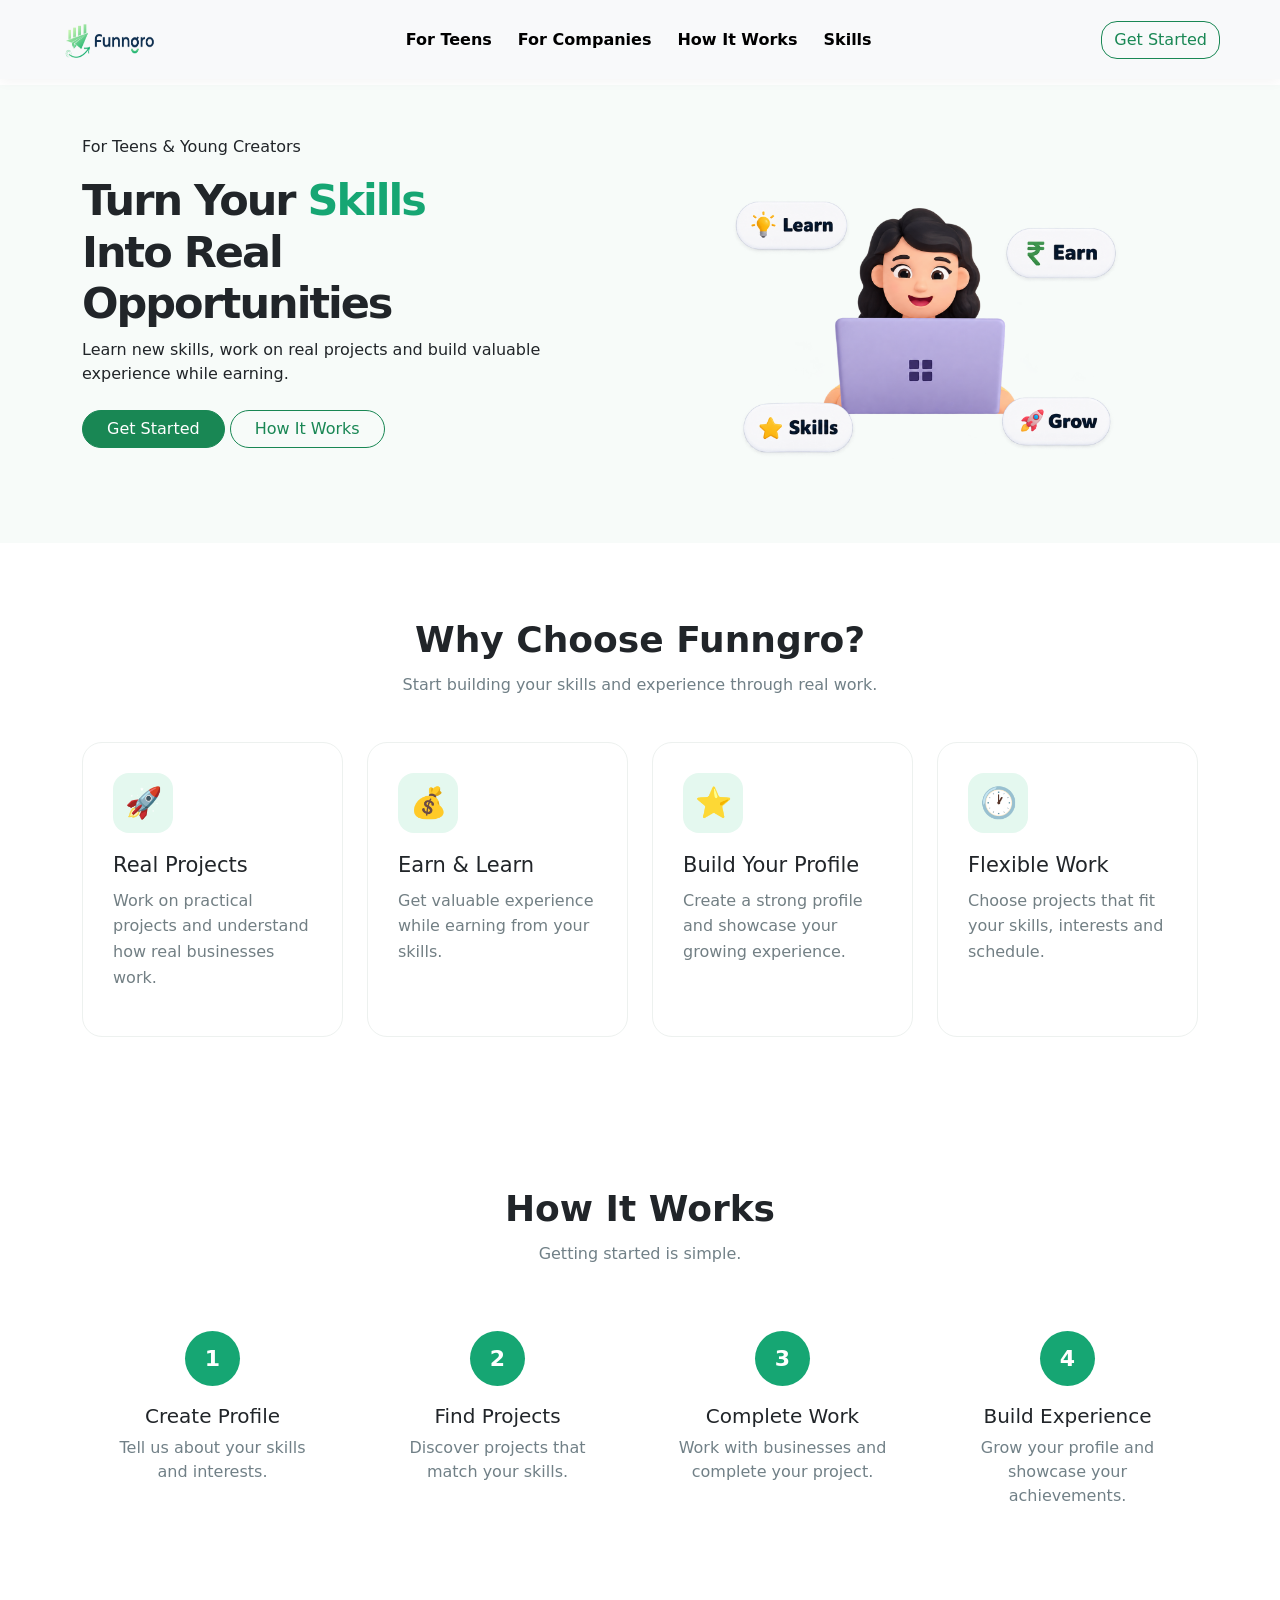
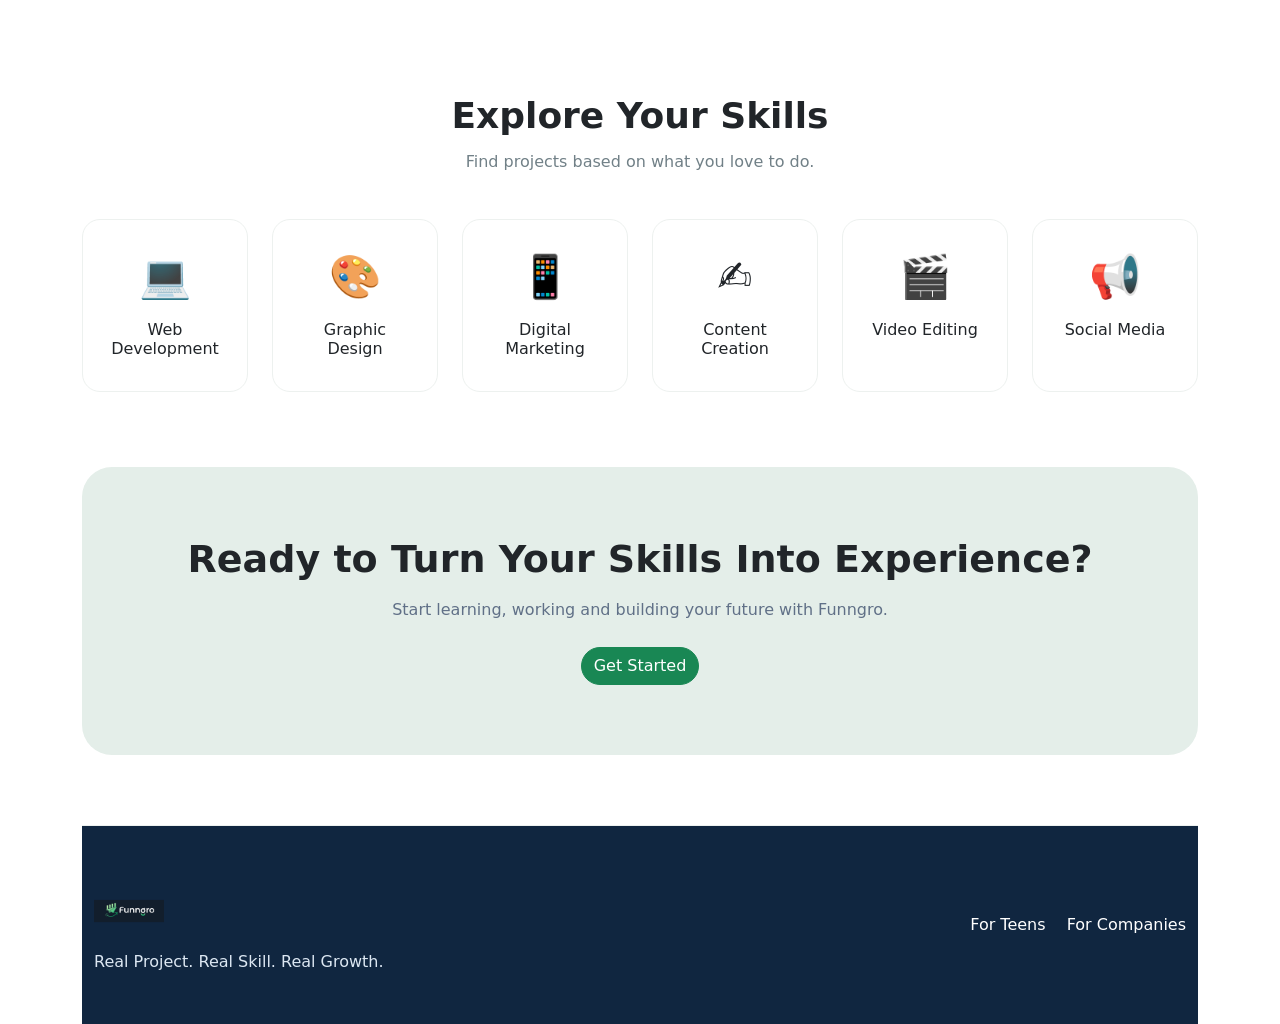
<file: index.html>
<!DOCTYPE html>
<html lang="en">
<head>
    <meta charset="UTF-8">
    <meta name="viewport" content="width=device-width, initial-scale=1.0">
    <meta name="description" content="Funngro helps teens learn new skills, work on real projects, earn through their skills, and build valuable experience.">
    <meta name="keywords" content="Funngro, teen jobs, young creators, learn skills, work on real projects, earn online, skill development, freelance projects, student opportunities">
    <title>Funngro for Teens | Learn, Work & Earn</title>
    <!-- css link  -->
    <link href="stylesheet.css" rel="stylesheet">
    <!-- bootstrap link  -->
    <link href="https://cdn.jsdelivr.net/npm/bootstrap@5.3.8/dist/css/bootstrap.min.css" rel="stylesheet" integrity="sha384-sRIl4kxILFvY47J16cr9ZwB07vP4J8+LH7qKQnuqkuIAvNWLzeN8tE5YBujZqJLB" crossorigin="anonymous">
</head>
<body>
    <!-- navbar  -->
     <nav class="navbar navbar-expand-lg bg-body-tertiary fixed-top">
  <div class="container-fluid">
         <a class="navbar-brand ms-5" >
      <img src="img/logo.png" alt="Logo" width="100" height="50" class="d-inline-block align-text-top">
    </a>
    <button class="navbar-toggler" type="button" data-bs-toggle="collapse" data-bs-target="#navbarTogglerDemo02" aria-controls="navbarTogglerDemo02" aria-expanded="false" aria-label="Toggle navigation">
      <span class="navbar-toggler-icon"></span>
    </button>
    <div class="collapse navbar-collapse" id="navbarTogglerDemo02">
      <ul class="navbar-nav  mx-auto me-auto mb-2 mb-lg-0 ">
        <li class="nav-item">
          <a class="nav-link active" aria-current="page" href="index.html">For Teens</a>
        </li>
        <li class="nav-item">
          <a class="nav-link" href="comany.html">For Companies</a>
        </li>
        <li class="nav-item">
          <a class="nav-link" href="#how-it-works">How It Works</a>
        </li>
         <li class="nav-item">
          <a class="nav-link" href="#skills">Skills</a>
        </li>
      </ul>
      <button class="btn btn-outline-success rounded-4 me-5">Get Started</button>
    </div>
  </div>
</nav>
<!-- hero sectio  -->
 <section class="hero">
    <div class="container">
        <div class="row  ">
          <div  class="col-lg-6 col-md-12">
            <p> For Teens & Young Creators</p>
              <h1>Turn Your <span> Skills</span> <br>Into Real <br>Opportunities</h1>
                 <p> Learn new skills, work on real projects and build valuable experience while earning.</p>
                 <a href="#get-started" class="btn btn-success rounded-pill px-4 mt-2">Get Started</a>
                <a href="#how-it-works" class="btn btn-outline-success rounded-pill px-4 mt-2">How It Works</a>
          </div> 
          <div class="col-lg-6 col-md-12">
            <img src="img/hero-img.png"  alt="Young teen creator working on digital projects" class="img-fluid mx-auto d-block">
          </div>
        </div>
    </div>
 </section>
 <!-- why choose -->
  <section class="section">
       <div class="container">
        <h2 class="section-title">Why Choose Funngro?</h2>
          <p class="section-subtitle">Start building your skills and experience through real work.</p>
          <div class="row g-4">
            <!-- Card 1 -->
            <div class="col-md-6 col-lg-3">
                <div class="feature-card">
                    <div class="feature-icon">
                        🚀
                    </div>
                    <h4>Real Projects</h4>
                    <p>  Work on practical projects and understand how real businesses work.</p>
                </div>
            </div>
            <!-- Card 2 -->
            <div class="col-md-6 col-lg-3">
                <div class="feature-card">
                    <div class="feature-icon">
                        💰
                    </div>
                    <h4>Earn & Learn</h4>
                    <p>Get valuable experience while earning from your skills.</p>
                </div>
            </div>
            <!-- Card 3 -->
            <div class="col-md-6 col-lg-3">
                <div class="feature-card">
                    <div class="feature-icon">
                        ⭐
                    </div>
                      <h4>Build Your Profile</h4>
                    <p>Create a strong profile and showcase your growing experience.</p>
                </div>
            </div>
            <!-- Card 4 -->
            <div class="col-md-6 col-lg-3">
                <div class="feature-card">
                    <div class="feature-icon">
                        🕐
                    </div>
                    <h4>Flexible Work</h4>
                    <p>Choose projects that fit your skills, interests and schedule.
                    </p>
                </div>
            </div>
        </div>
       </div>
  </section>
  <!-- how work -->
   <section class="section" id="how-it-works">
    <div class="container">
        <h2 class="section-title">
            How It Works
        </h2>
        <p class="section-subtitle">
            Getting started is simple.
        </p>
        <div class="row g-4">
            <!-- Step 1 -->
            <div class="col-md-3">
                <div class="step">
                    <div class="step-number">
                        1
                    </div>
                    <h4>
                        Create Profile
                    </h4>
                    <p>
                        Tell us about your skills
                        and interests.
                    </p>
                </div>
            </div>
            <!-- Step 2 -->
            <div class="col-md-3">
                <div class="step">
                    <div class="step-number">
                        2
                    </div>
                    <h4>
                        Find Projects
                    </h4>
                    <p>
                        Discover projects that
                        match your skills.
                    </p>
                </div>
            </div>
            <!-- Step 3 -->
            <div class="col-md-3">
                <div class="step">
                    <div class="step-number">
                        3
                    </div>
                    <h4>
                        Complete Work
                    </h4>
                    <p>
                        Work with businesses and
                        complete your project.
                    </p>
                </div>
            </div>
            <!-- Step 4 -->
            <div class="col-md-3">
                <div class="step">
                    <div class="step-number">
                        4
                    </div>
                    <h4>
                        Build Experience
                    </h4>
                    <p>
                        Grow your profile and
                        showcase your achievements.
                    </p>
                </div>
            </div>
        </div>
    </div>
</section>
<!-- skills -->
<section class="section bg-white" id="skills">
    <div class="container">
        <h2 class="section-title">
            Explore Your Skills
        </h2>
        <p class="section-subtitle">
            Find projects based on what you love to do.
        </p>
        <div class="row g-4">
            <div class="col-6 col-md-4 col-lg-2">
                <div class="skill-card">
                    <div class="icon">
                        💻
                    </div>
                    <h6>
                        Web Development
                    </h6>
                </div>
            </div>
            <div class="col-6 col-md-4 col-lg-2">
                <div class="skill-card">
                    <div class="icon">
                        🎨
                    </div>
                    <h6>
                        Graphic Design
                    </h6>
                </div>
            </div>
            <div class="col-6 col-md-4 col-lg-2">
                <div class="skill-card">
                    <div class="icon">
                        📱
                    </div>
                    <h6>
                        Digital Marketing
                    </h6>
                </div>
            </div>
            <div class="col-6 col-md-4 col-lg-2">
                <div class="skill-card">
                    <div class="icon">
                        ✍️
                    </div>
                    <h6>
                        Content Creation
                    </h6>
                </div>
            </div>
            <div class="col-6 col-md-4 col-lg-2">
                <div class="skill-card">
                    <div class="icon">
                        🎬
                    </div>
                    <h6>
                        Video Editing
                    </h6>
                </div>
            </div>
            <div class="col-6 col-md-4 col-lg-2">
                <div class="skill-card">
                    <div class="icon">
                        📢
                    </div>
                    <h6>
                        Social Media
                    </h6>
                </div>
            </div>
        </div>
    </div>
</section>
<!-- cta -->
<section class="container" id="get-started">
    <div class="cta">
        <h2>
            Ready to Turn Your Skills Into Experience?
        </h2>
        <p>
            Start learning, working and building your future with Funngro.
        </p>
        <a href="#" class="btn btn-success rounded-5">
            Get Started
        </a>
    </div>
<footer>
    <div class="container">
        <div class="row align-items-center">
            <div class="col-md-6">
                 <img src="img/footer logo.png"  alt="Funngro logo" class="img-fluid">
                <p class="mb-0 mt-1">
                     Real Project. Real Skill. Real Growth.
                </p>
            </div>
            <div class="col-md-6 text-md-end mt-3 mt-md-0">
                <a href="index.html"
                   class="text-decoration-none text-white me-3">
                    For Teens
                </a>
                <a href="comany.html"
                   class="text-decoration-none text-white ">
                    For Companies
                </a>
            </div>
        </div>
    </div>
</footer>
</section>
<!-- js link  -->
<script src="https://cdn.jsdelivr.net/npm/bootstrap@5.3.8/dist/js/bootstrap.bundle.min.js" integrity="sha384-FKyoEForCGlyvwx9Hj09JcYn3nv7wiPVlz7YYwJrWVcXK/BmnVDxM+D2scQbITxI" crossorigin="anonymous"></script>
</body>
</html>
</file>
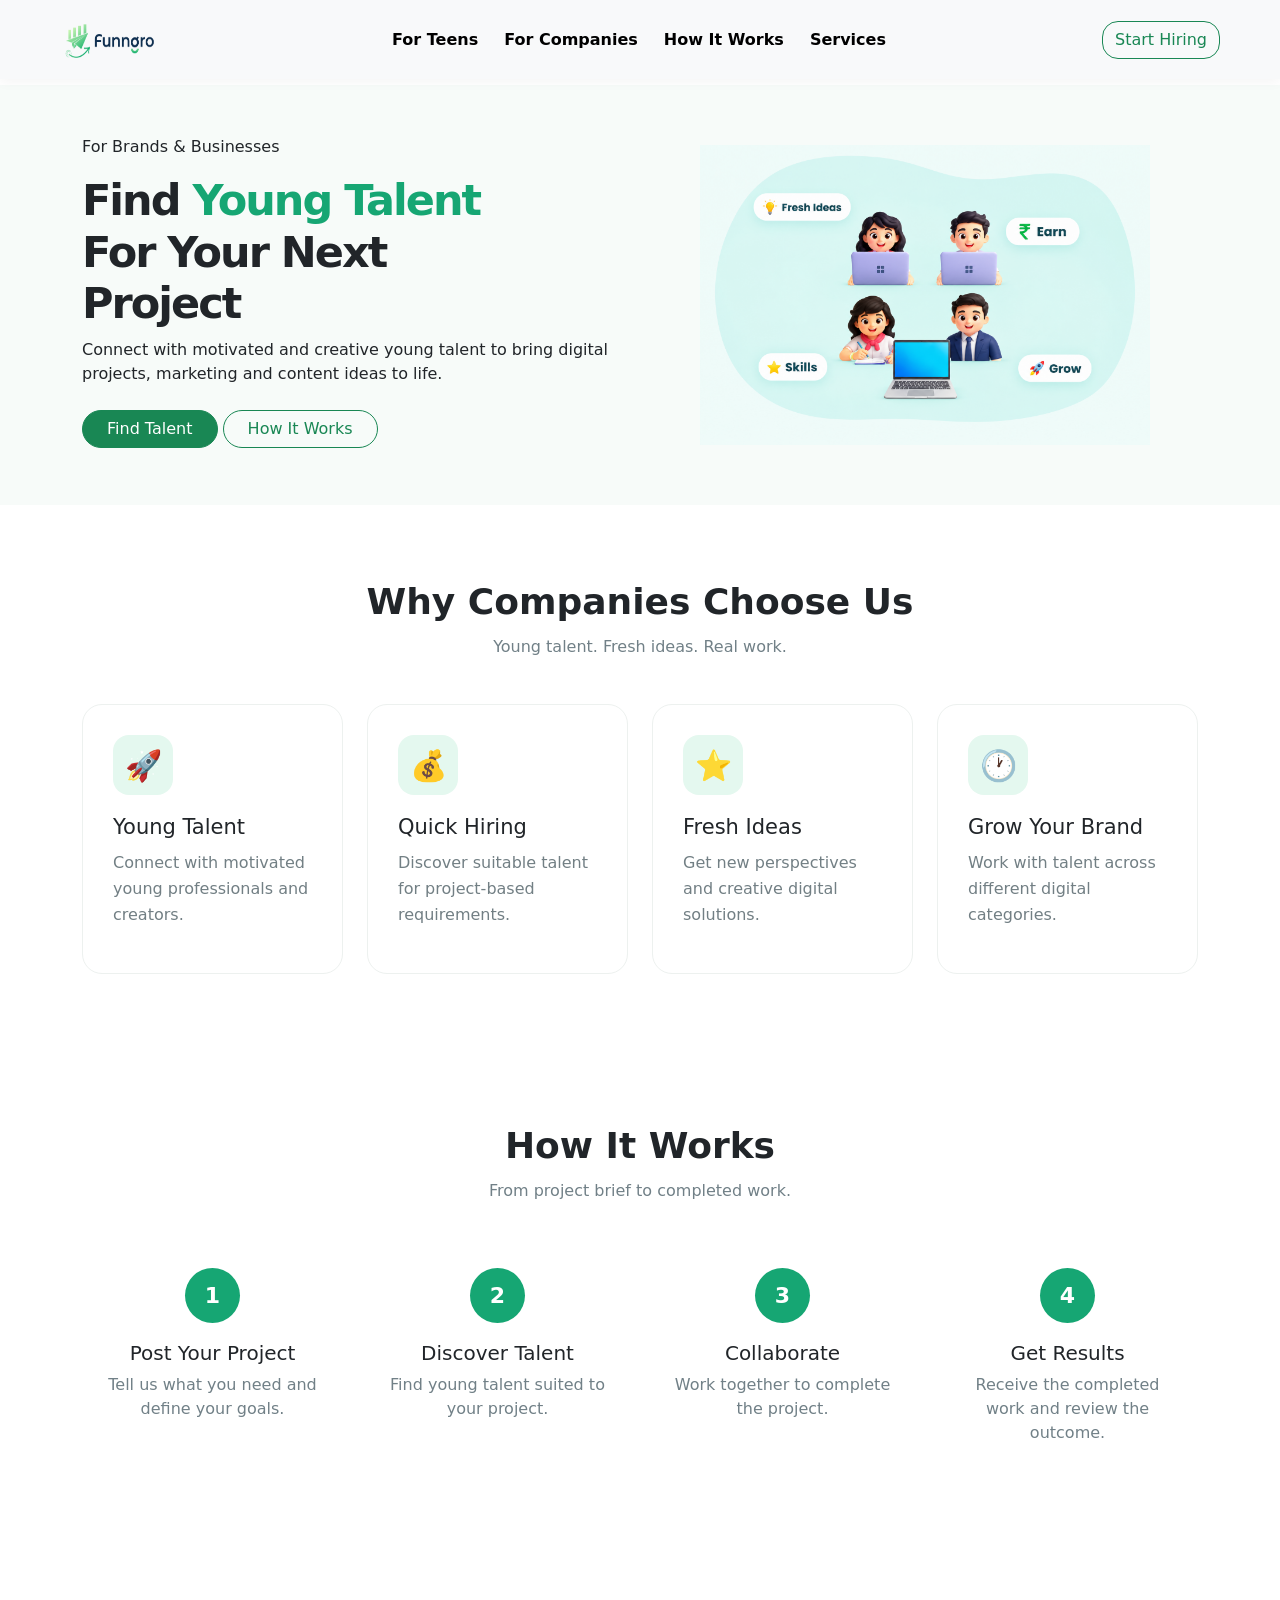
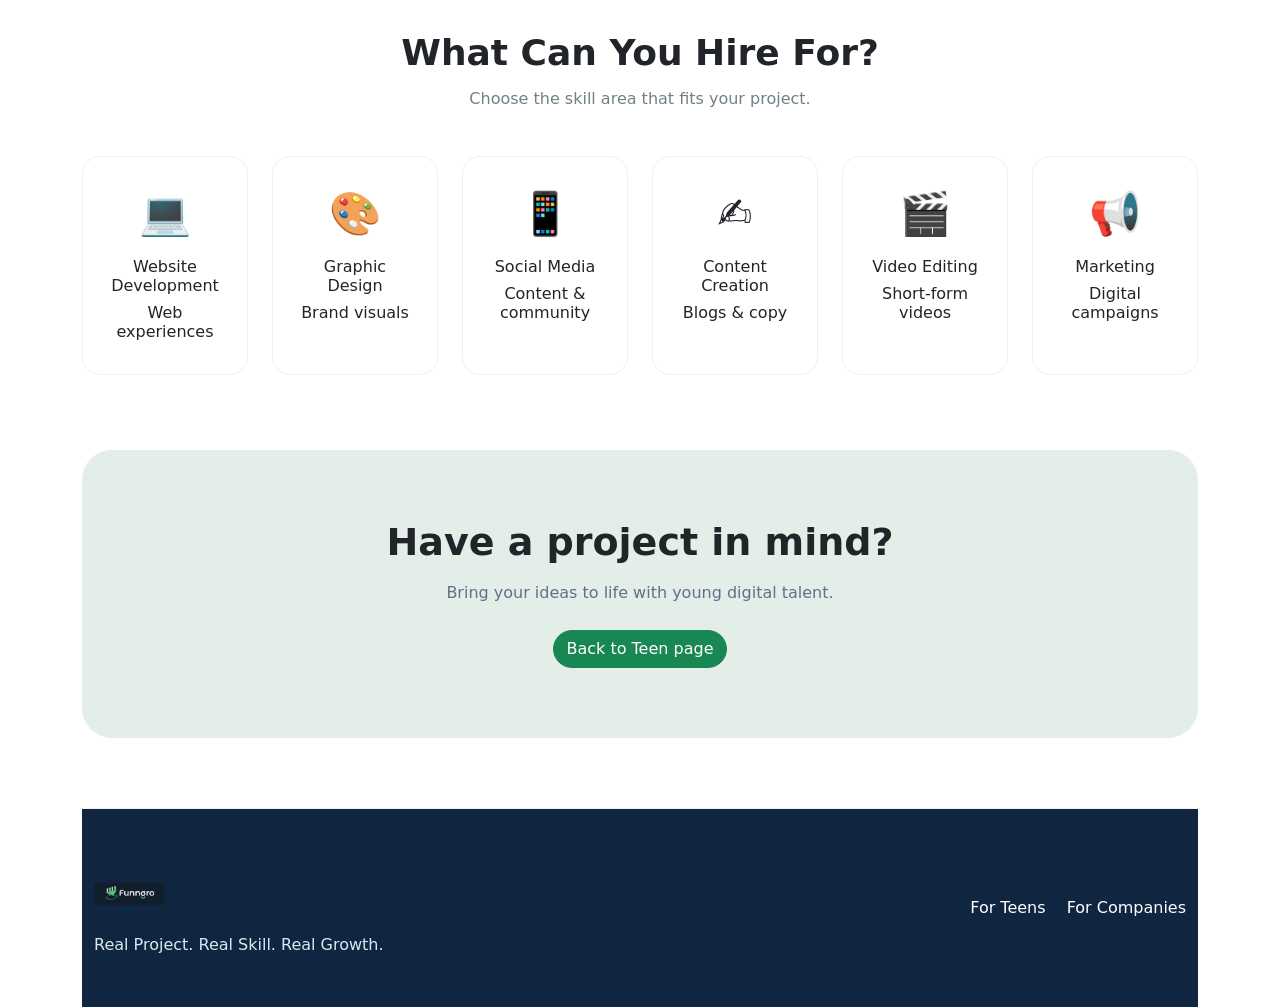
<file: comany.html>
<!DOCTYPE html>
<html lang="en">
<head>
    <meta charset="UTF-8">
    <meta name="viewport" content="width=device-width, initial-scale=1.0">
    <meta name="description" content="Funngro helps companies connect with motivated young talent for digital projects, marketing, content creation, and more.">
    <meta name="keywords" content="Funngro, hire young talent, young talent, digital projects, graphic design, web development, content creation, video editing, social media marketing">
    <title>Funngro for companies| Hire young talent</title>
    <!-- css link  -->
    <link href="stylesheet.css" rel="stylesheet">
    <!-- bootstrap link  -->
    <link href="https://cdn.jsdelivr.net/npm/bootstrap@5.3.8/dist/css/bootstrap.min.css" rel="stylesheet" integrity="sha384-sRIl4kxILFvY47J16cr9ZwB07vP4J8+LH7qKQnuqkuIAvNWLzeN8tE5YBujZqJLB" crossorigin="anonymous">
</head>
<body>
    <!-- navbar  -->
     <nav class="navbar navbar-expand-lg bg-body-tertiary fixed-top">
  <div class="container-fluid">
         <a class="navbar-brand ms-5" >
      <img src="img/logo.png" alt="Logo" width="100" height="50" class="d-inline-block align-text-top">
    </a>
    <button class="navbar-toggler" type="button" data-bs-toggle="collapse" data-bs-target="#navbarTogglerDemo02" aria-controls="navbarTogglerDemo02" aria-expanded="false" aria-label="Toggle navigation">
      <span class="navbar-toggler-icon"></span>
    </button>
    <div class="collapse navbar-collapse" id="navbarTogglerDemo02">
      <ul class="navbar-nav  mx-auto me-auto mb-2 mb-lg-0 ">
        <li class="nav-item">
          <a class="nav-link active" aria-current="page" href="index.html">For Teens</a>
        </li>
        <li class="nav-item">
          <a class="nav-link" href="comany.html">For Companies</a>
        </li>
        <li class="nav-item">
          <a class="nav-link" href="#how-it-works">How It Works</a>
        </li>
         <li class="nav-item">
          <a class="nav-link" href="#services">Services</a>
        </li>
      </ul>
      <button class="btn btn-outline-success rounded-4 me-5">Start Hiring</button>
    </div>
  </div>
</nav>
<!-- hero sectio  -->
 <section class="hero">
    <div class="container">
        <div class="row  ">
          <div  class="col-lg-6 col-md-12">
            <p> For Brands & Businesses</p>
              <h1>Find <span>Young Talent</span> <br>For Your Next <br>Project</h1>
                 <p> Connect with motivated and creative young talent to bring digital projects, marketing and content ideas to life.</p>
                 <a href="#get-started" class="btn btn-success rounded-pill px-4 mt-2">Find Talent</a>
                <a href="#how-it-works" class="btn btn-outline-success rounded-pill px-4 mt-2">How It Works</a>
          </div> 
          <div class="col-lg-6 col-md-12">
            <img src="img/copany -hero-img.png"  alt="Young talent working on digital projects for companies"  class="img-fluid mx-auto d-block">
          </div>
        </div>
    </div>
 </section>
 <!-- why choose -->
  <section class="section">
       <div class="container">
        <h2 class="section-title">Why Companies Choose Us</h2>
          <p class="section-subtitle">Young talent. Fresh ideas. Real work.</p>
          <div class="row g-4">
            <!-- Card 1 -->
            <div class="col-md-6 col-lg-3">
                <div class="feature-card">
                    <div class="feature-icon">
                        🚀
                    </div>
                    <h4>Young Talent</h4>
                    <p>Connect with motivated young professionals and creators.</p>
                </div>
            </div>
            <!-- Card 2 -->
            <div class="col-md-6 col-lg-3">
                <div class="feature-card">
                    <div class="feature-icon">
                        💰
                    </div>
                    <h4>Quick Hiring</h4>
                    <p>Discover suitable talent for project-based requirements.</p>
                </div>
            </div>
            <!-- Card 3 -->
            <div class="col-md-6 col-lg-3">
                <div class="feature-card">
                    <div class="feature-icon">
                        ⭐
                    </div>
                      <h4>Fresh Ideas</h4>
                    <p>Get new perspectives and creative digital solutions.</p>
                </div>
            </div>
            <!-- Card 4 -->
            <div class="col-md-6 col-lg-3">
                <div class="feature-card">
                    <div class="feature-icon">
                        🕐
                    </div>
                    <h4>Grow Your Brand</h4>
                    <p>Work with talent across different digital categories.
                    </p>
                </div>
            </div>
        </div>
       </div>
  </section>
  <!-- how work -->
   <section class="section" id="how-it-works">

    <div class="container">

        <h2 class="section-title">
            How It Works
        </h2>

        <p class="section-subtitle">
            From project brief to completed work.
        </p>
        <div class="row g-4">
            <!-- Step 1 -->
            <div class="col-md-3">
                <div class="step">
                    <div class="step-number">
                        1
                    </div>
                    <h4>
                        Post Your Project
                    </h4>
                    <p>
                        Tell us what you need and define your goals.
                    </p>
                </div>
            </div>
            <!-- Step 2 -->
            <div class="col-md-3">
                <div class="step">
                    <div class="step-number">
                        2
                    </div>
                    <h4>
                        Discover Talent
                    </h4>
                    <p>
                        Find young talent suited to your project.
                    </p>
                </div>
            </div>
            <!-- Step 3 -->
            <div class="col-md-3">
                <div class="step">
                    <div class="step-number">
                        3
                    </div>
                    <h4>
                        Collaborate
                    </h4>
                    <p>
                        Work together to complete the project.
                    </p>
                </div>
            </div>
            <!-- Step 4 -->
            <div class="col-md-3">
                <div class="step">
                    <div class="step-number">
                        4
                    </div>
                    <h4>
                        Get Results
                    </h4>
                    <p>
                      Receive the completed work and review the outcome.
                    </p>
                </div>
            </div>
        </div>
    </div>
</section>
<!-- services-->
<section class="section bg-white" id="services">
    <div class="container">
        <h2 class="section-title">
            What Can You Hire For?
        </h2>
        <p class="section-subtitle">
            Choose the skill area that fits your project.
        </p>
        <div class="row g-4">
            <div class="col-6 col-md-4 col-lg-2">
                <div class="skill-card">
                    <div class="icon">
                        💻
                    </div>
                    <h6>
                        Website Development
                    </h6>
                     <h6>Web experiences</h6>
                </div>
            </div>
            <div class="col-6 col-md-4 col-lg-2">
                <div class="skill-card">
                    <div class="icon">
                        🎨
                    </div>
                    <h6>
                        Graphic Design
                    </h6>
                    <h6>Brand visuals</h6>
                </div>
            </div>
            <div class="col-6 col-md-4 col-lg-2">
                <div class="skill-card">
                    <div class="icon">
                        📱
                    </div>
                    <h6>
                        Social Media
                    </h6>
                     <h6>Content & community</h6>
                </div>
            </div>
            <div class="col-6 col-md-4 col-lg-2">
                <div class="skill-card">
                    <div class="icon">
                        ✍️
                    </div>
                    <h6>
                        Content Creation
                    </h6>
                    <h6>Blogs & copy</h6>
                </div>
            </div>
            <div class="col-6 col-md-4 col-lg-2">
                <div class="skill-card">
                    <div class="icon">
                        🎬
                    </div>
                    <h6>
                        Video Editing
                    </h6>
                     <h6>Short-form videos</h6>
                </div>
            </div>
            <div class="col-6 col-md-4 col-lg-2">
                <div class="skill-card">
                    <div class="icon">
                        📢
                    </div>
                    <h6>
                      Marketing
                    </h6>
                   <h6>Digital campaigns</h6>
                </div>
            </div>
        </div>
    </div>
</section>
<!-- cta -->
<section class="container" id="get-started">
    <div class="cta">
        <h2>
            Have a project in mind?
        </h2>
        <p>
            Bring your ideas to life with young digital talent.
        </p>
        <a href="index.html" class="btn btn-success rounded-5">
         Back to Teen page
        </a>
    </div>
<footer>
    <div class="container">
        <div class="row align-items-center">
            <div class="col-md-6">
                 <img src="img/footer logo.png" alt="Funngro logo" class="img-fluid">
                <p class="mb-0 mt-1">
                     Real Project. Real Skill. Real Growth.
                </p>
            </div>
            <div class="col-md-6 text-md-end mt-3 mt-md-0">
                <a href="index.html"
                   class="text-decoration-none text-white me-3">
                    For Teens
                </a>
                <a href="comany.html"
                   class="text-decoration-none text-white ">
                    For Companies
                </a>
            </div>
        </div>
    </div>
</footer>
</section>
<!-- js link  -->
<script src="https://cdn.jsdelivr.net/npm/bootstrap@5.3.8/dist/js/bootstrap.bundle.min.js" integrity="sha384-FKyoEForCGlyvwx9Hj09JcYn3nv7wiPVlz7YYwJrWVcXK/BmnVDxM+D2scQbITxI" crossorigin="anonymous"></script>
</body>
</html>
</file>
<file: stylesheet.css>
body{
    margin: 0px;
    padding-top: 85px;
    font-family: Arial, Helvetica, sans-serif;
    background: #f7fbf9;
    color: #17252d;
}
.navbar {
            background: #f7fbf9;
            box-shadow: 0 2px 12px rgba(0,0,0,0.05);
}
.navbar-collapse .navbar-nav .nav-link{
      color: #000000;
      font-weight: bold;
      margin: 0px 5px 0px 5px;
     }
.navbar-collapse .navbar-nav .nav-link:hover{
    color: #16a673;
}

.hero{
    background-color: #f7fbf9;
    padding: 50px 20px;
}
.hero h1 {
        font-size: 43px;
        letter-spacing: -2px;
        font-weight: bolder;
        }
.hero h1 span {
            color: #16a673;
        }
.hero img{
    width: 450px;
    max-width: 100%;
    height: auto;
    padding: 10px 0px;
}
/* section */
.section {
            padding: 75px 0;
        }

        .section-title {
            text-align: center;
            font-size: 36px;
            font-weight: 700;
            margin-bottom: 12px;
        }

        .section-subtitle {
            text-align: center;
            color: #718087;
            margin-bottom: 45px;
        }
  /* Cards */
        .feature-card {
            background: white;
            border-radius: 20px;
            padding: 30px;
            height: 100%;
            border: 1px solid #edf1ef;
            transition: 0.3s;
        }

        .feature-card:hover {
            transform: translateY(-8px);
            box-shadow: 0 15px 30px rgba(0,0,0,0.08);
            border-color: #bcebd7;
        }

        .feature-icon {
            width: 60px;
            height: 60px;
            background: #e4f8ef;
            border-radius: 16px;
            display: flex;
            align-items: center;
            justify-content: center;
            font-size: 30px;
            margin-bottom: 20px;
        }

        .feature-card h4 {
            font-size: 21px;
            margin-bottom: 10px;
        }

        .feature-card p {
            color: #727f84;
            line-height: 1.6;
        }
        /* Steps */
        .step-number {
            width: 55px;
            height: 55px;
            background: #16a673;
            color: white;
            border-radius: 50%;
            display: flex;
            align-items: center;
            justify-content: center;
            font-size: 22px;
            font-weight: bold;
            margin: 0 auto 18px;
        }

        .step {
            text-align: center;
            padding: 20px;
        }

        .step h4 {
            font-size: 20px;
        }

        .step p {
            color: #718087;
        }
        /* skills */
         .skill-card {
            background: white;
            border-radius: 18px;
            padding: 25px;
            text-align: center;
            height: 100%;
            border: 1px solid #edf1ef;
            transition: 0.3s;
        }

        .skill-card:hover {
            transform: translateY(-6px);
            box-shadow: 0 10px 25px rgba(0,0,0,0.07);
        }

        .skill-card .icon {
            font-size: 42px;
            margin-bottom: 12px;
        }
        /* cta */
        .cta {
            background-color: #e4eee9;
            padding: 70px 20px;
            text-align: center;
            border-radius: 30px;
            margin-bottom: 70px;
        }

        .cta h2 {
            font-size: 38px;
            font-weight: 700;
        }

        .cta p {
            color: #607087;
            margin: 15px 0 25px;
        }
/* footer */
  footer {
            background: #102640;
            border-top: 1px solid #edf1ef;
            padding: 50px 0;
            color: #dce7f2;
        }
   footer img{
    height: 50px;
    width: 70px;
   }
@media (max-width: 576px) {
    .hero h1 {
        font-size: 34px;
    }
    .hero {
        padding: 35px 15px;
    }
}
</file>
